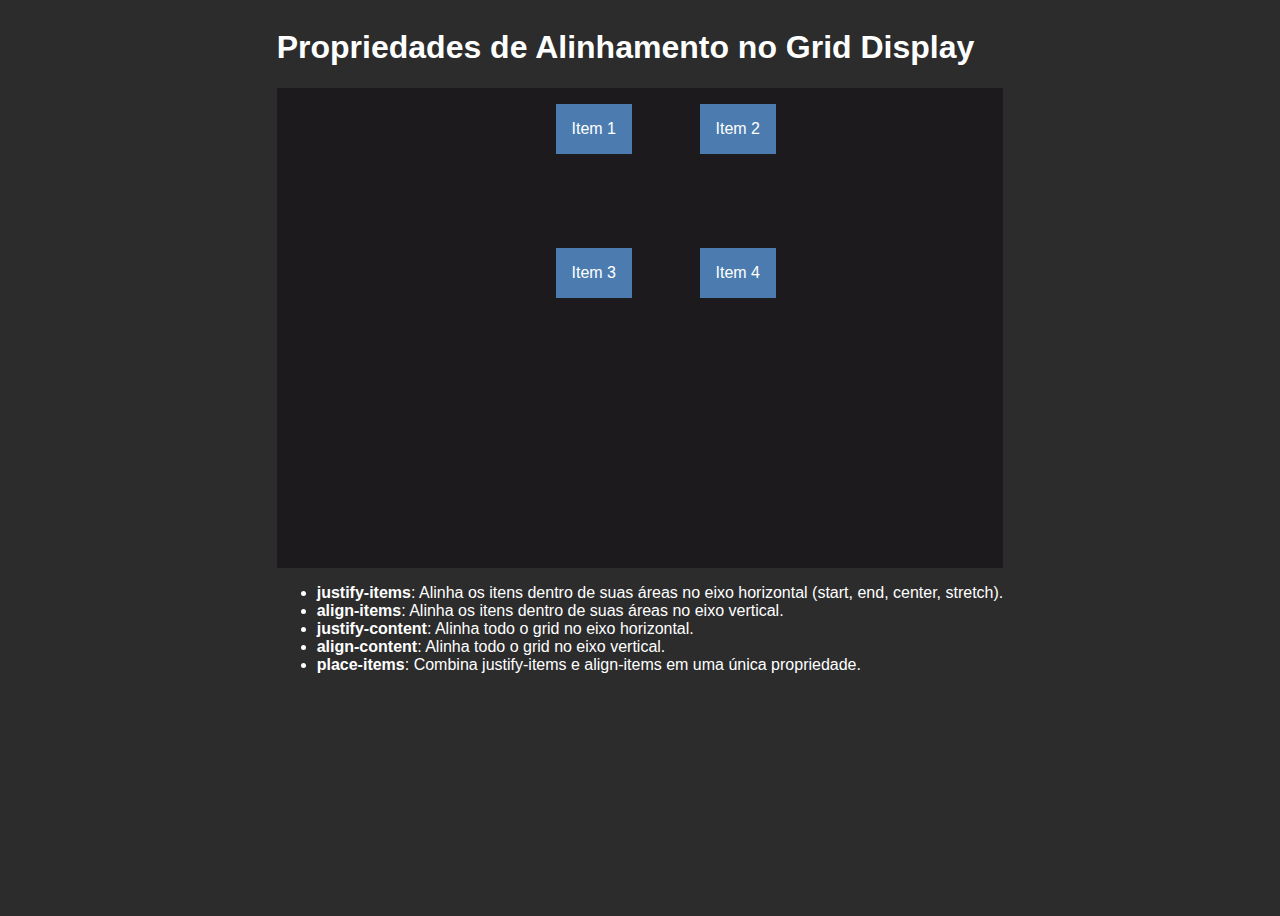
<file: alinhamento-no-grid/index.html>
<!DOCTYPE html>
<html lang="en">

<head>
  <meta charset="UTF-8">
  <meta name="viewport" content="width=device-width, initial-scale=1.0">
  <title>Alinhamneto no Grid</title>
  <link rel="stylesheet" href="style.css">
</head>

<body>
  <h1>Propriedades de Alinhamento no Grid Display</h1>

  <section class="grid-container">
    <div class="grid-item">Item 1</div>
    <div class="grid-item">Item 2</div>
    <div class="grid-item">Item 3</div>
    <div class="grid-item">Item 4</div>
  </section>

  <section>
    <ul>
      <li><strong>justify-items</strong>: Alinha os itens dentro de suas áreas no eixo horizontal (start, end, center,
        stretch).</li>
      <li><strong>align-items</strong>: Alinha os itens dentro de suas áreas no eixo vertical.</li>
      <li><strong>justify-content</strong>: Alinha todo o grid no eixo horizontal.</li>
      <li><strong>align-content</strong>: Alinha todo o grid no eixo vertical.</li>
      <li><strong>place-items</strong>: Combina justify-items e align-items em uma única propriedade.</li>
    </ul>
  </section>
</body>

</html>
</file>
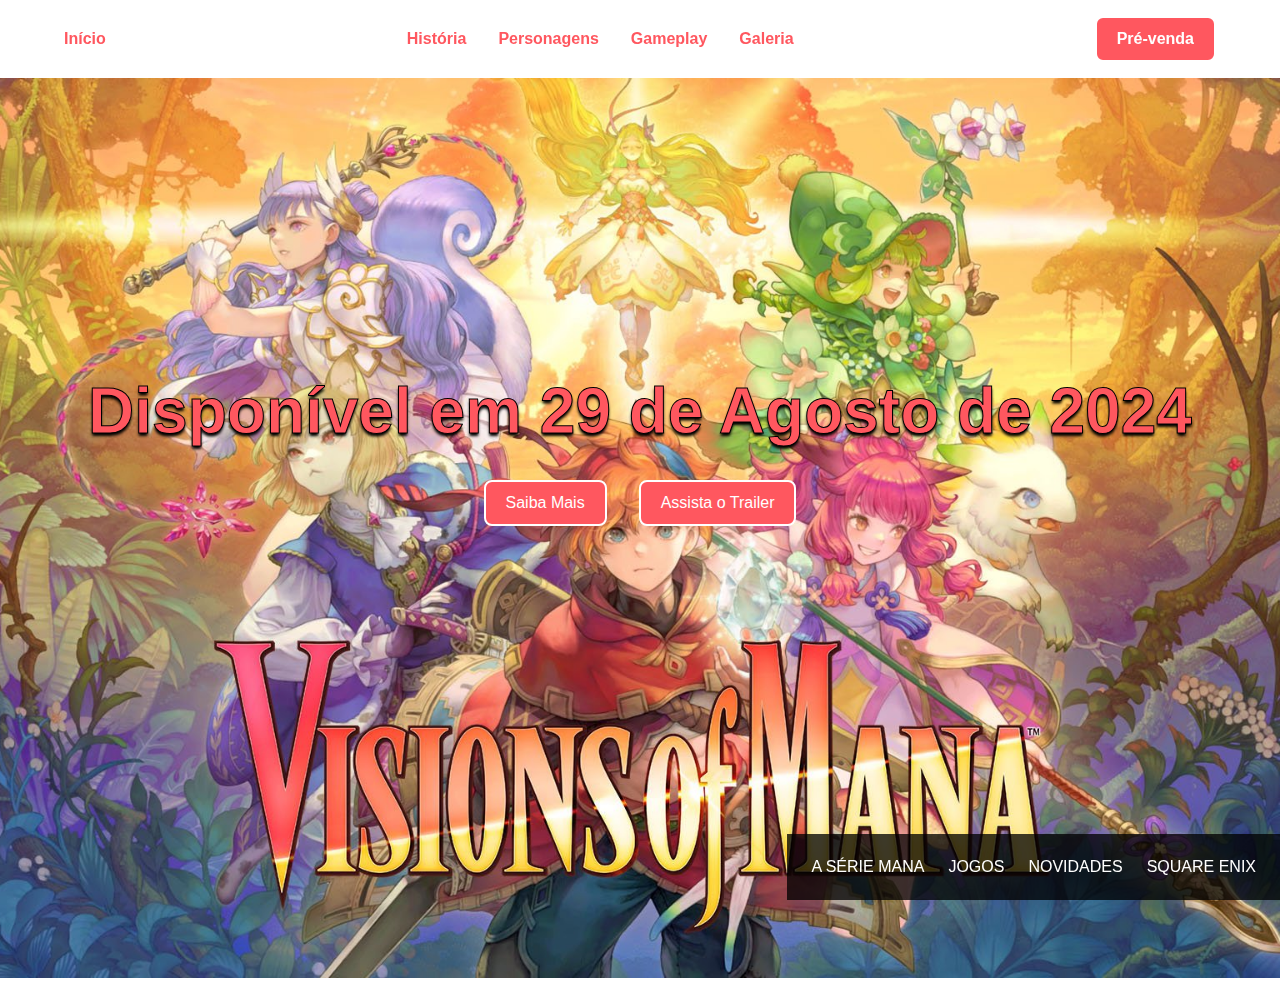
<file: ex1-flexbox/index.html>
<!DOCTYPE html>
<html lang="en">

<head>
  <meta charset="UTF-8">
  <meta name="viewport" content="width=device-width, initial-scale=1.0">
  <title>Visions of Mana</title>
  <link rel="stylesheet" href="style.css">
</head>

<body>
  <header>
    <a href="#">Início</a>
    <nav>
      <a href="#">História</a>
      <a href="#">Personagens</a>
      <a href="#">Gameplay</a>
      <a href="#">Galeria</a>
    </nav>
    <div class="call-to-action">
      <a href="#">Pré-venda</a>
    </div>
  </header>

  <main>
    <h2>Disponível em 29 de Agosto de 2024</h2>
    <div class="call-to-action">
      <a href="#">Saiba Mais</a>
      <a href="https://www.youtube.com/watch?v=9biJipMQ-9Y" target="_blank">Assista o Trailer</a>
    </div>
    </main>

    <img class="bg-img" src="1.jpg" alt="">

  <footer>
    <nav>
      <a href="#">Square Enix</a>
      <a href="#">Novidades</a>
      <a href="#">Jogos</a>
      <a href="#">A Série Mana</a>
    </nav>
  </footer>
</body>

</html>
</file>
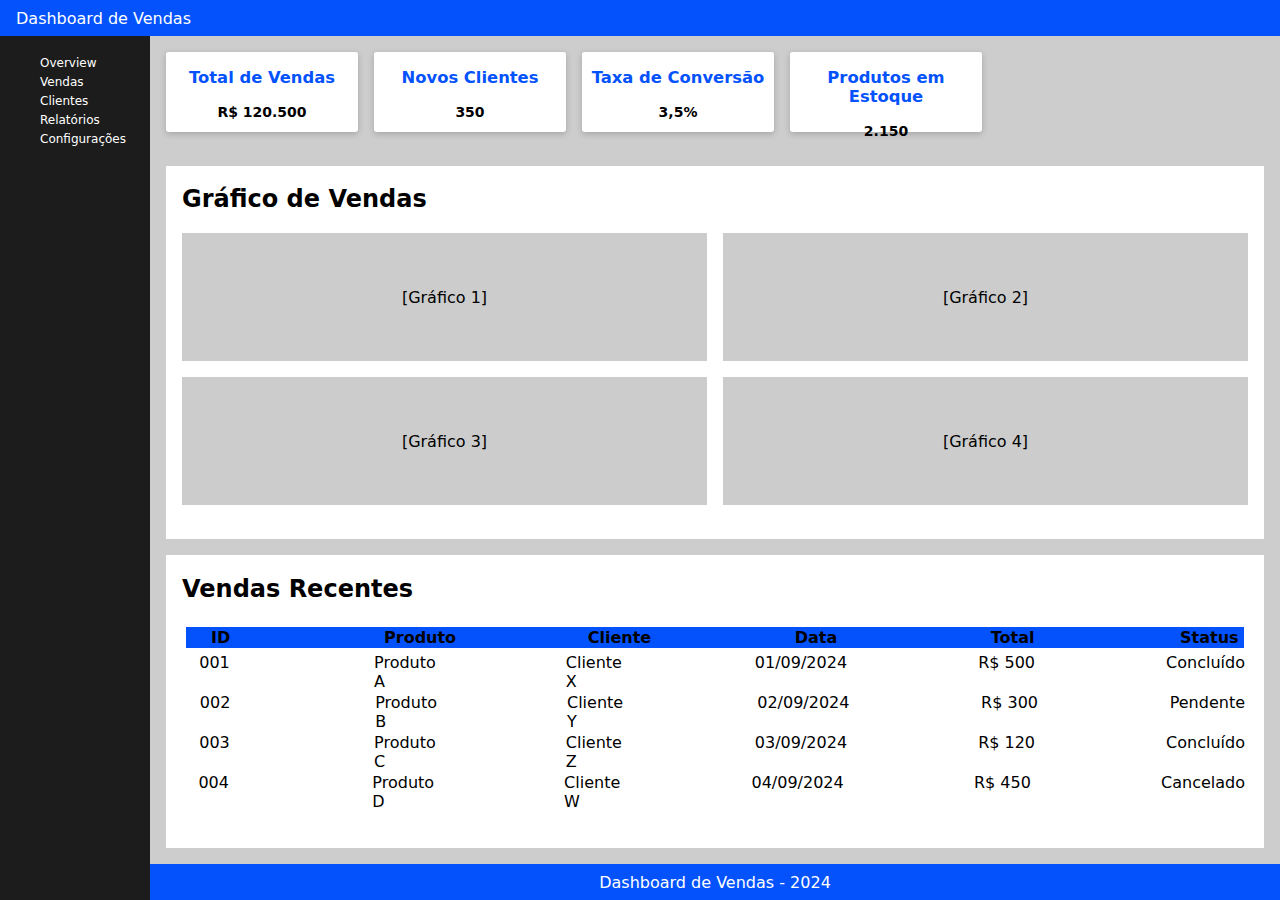
<file: ex4-dashboard/index.html>
<!DOCTYPE html>
<html lang="pt-BR">

<head>
  <meta charset="UTF-8">
  <meta name="viewport" content="width=device-width, initial-scale=1.0">
  <title>Dashboard</title>
  <link rel="stylesheet" href="style.css">
</head>

<body>

  <header>
    Dashboard de Vendas
  </header>

  <nav class="sidebar">
    <ul>
      <li><a href="#">Overview</a></li>
      <li><a href="#">Vendas</a></li>
      <li><a href="#">Clientes</a></li>
      <li><a href="#">Relatórios</a></li>
      <li><a href="#">Configurações</a></li>
    </ul>
  </nav>

  <main class="content">
    <section class="stats-section">
      <div class="card">
        <h3>Total de Vendas</h3>
        <p>R$ 120.500</p>
      </div>
      <div class="card">
        <h3>Novos Clientes</h3>
        <p>350</p>
      </div>
      <div class="card">
        <h3>Taxa de Conversão</h3>
        <p>3,5%</p>
      </div>
      <div class="card">
        <h3>Produtos em Estoque</h3>
        <p>2.150</p>
      </div>
    </section>

    <section class="chart-section">
      <h2>Gráfico de Vendas</h2>
      <div class="charts">
        <div id="chart1" class="chart-placeholder">[Gráfico 1]</div>
        <div id="chart2" class="chart-placeholder">[Gráfico 2]</div>
        <div id="chart3" class="chart-placeholder">[Gráfico 3]</div>
        <div id="chart4" class="chart-placeholder">[Gráfico 4]</div>
      </div>
    </section>

    <section class="table-section">
      <h2>Vendas Recentes</h2>
      <table>
        <thead>
          <tr>
            <th>ID</th>
            <th>Produto</th>
            <th>Cliente</th>
            <th>Data</th>
            <th>Total</th>
            <th>Status</th>
          </tr>
        </thead>
        <tbody>
          <tr>
            <td>001</td>
            <td>Produto A</td>
            <td>Cliente X</td>
            <td>01/09/2024</td>
            <td>R$ 500</td>
            <td>Concluído</td>
          </tr>
          <tr>
            <td>002</td>
            <td>Produto B</td>
            <td>Cliente Y</td>
            <td>02/09/2024</td>
            <td>R$ 300</td>
            <td>Pendente</td>
          </tr>
          <tr>
            <td>003</td>
            <td>Produto C</td>
            <td>Cliente Z</td>
            <td>03/09/2024</td>
            <td>R$ 120</td>
            <td>Concluído</td>
          </tr>
          <tr>
            <td>004</td>
            <td>Produto D</td>
            <td>Cliente W</td>
            <td>04/09/2024</td>
            <td>R$ 450</td>
            <td>Cancelado</td>
          </tr>
        </tbody>
      </table>
    </section>
  </main>

  <footer>
    <p>Dashboard de Vendas - 2024</p>
  </footer>

</body>

</html>
</file>
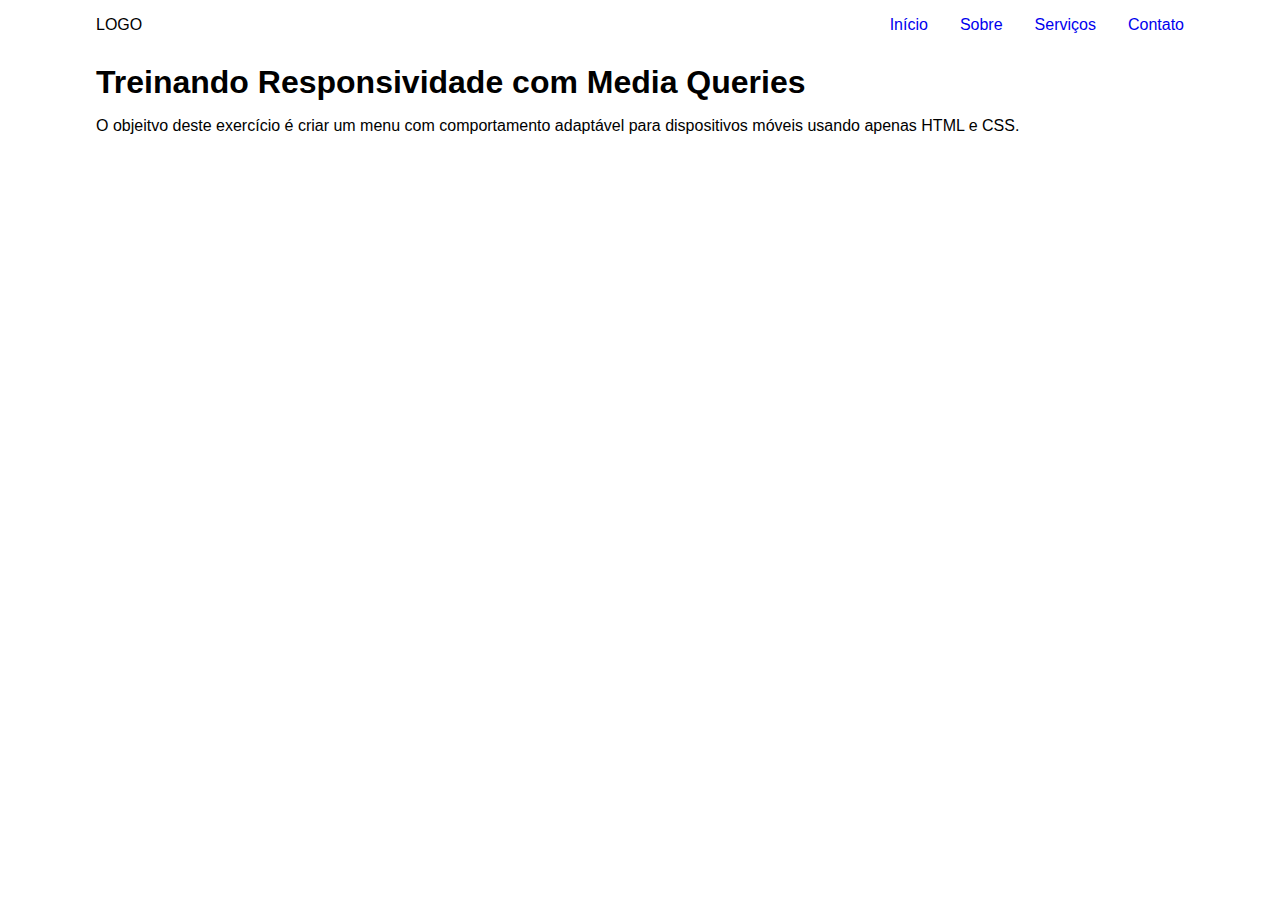
<file: ex5-menu-dispositivos-moveis/index.html>
<!DOCTYPE html>
<html lang="pt-BR">

<head>
  <meta charset="UTF-8">
  <meta name="viewport" content="width=device-width, initial-scale=1.0">
  <title>Menu Responsivo</title>
  <link rel="stylesheet" href="style.css">
</head>

<body>
  <header>
    <nav class="navbar">
      <div class="logo">LOGO</div>
      <ul class="menu">
        <li><a href="#">Início</a></li>
        <li><a href="#">Sobre</a></li>
        <li><a href="#">Serviços</a></li>
        <li><a href="#">Contato</a></li>
      </ul>
    </nav>
  </header>

  <main>
    <section>
      <h1>Treinando Responsividade com Media Queries</h1>
      <p>
        O objeitvo deste exercício é criar um menu com comportamento adaptável para dispositivos
        móveis usando apenas HTML e CSS.
      </p>
    </section>
  </main>
</body>

</html>
</file>
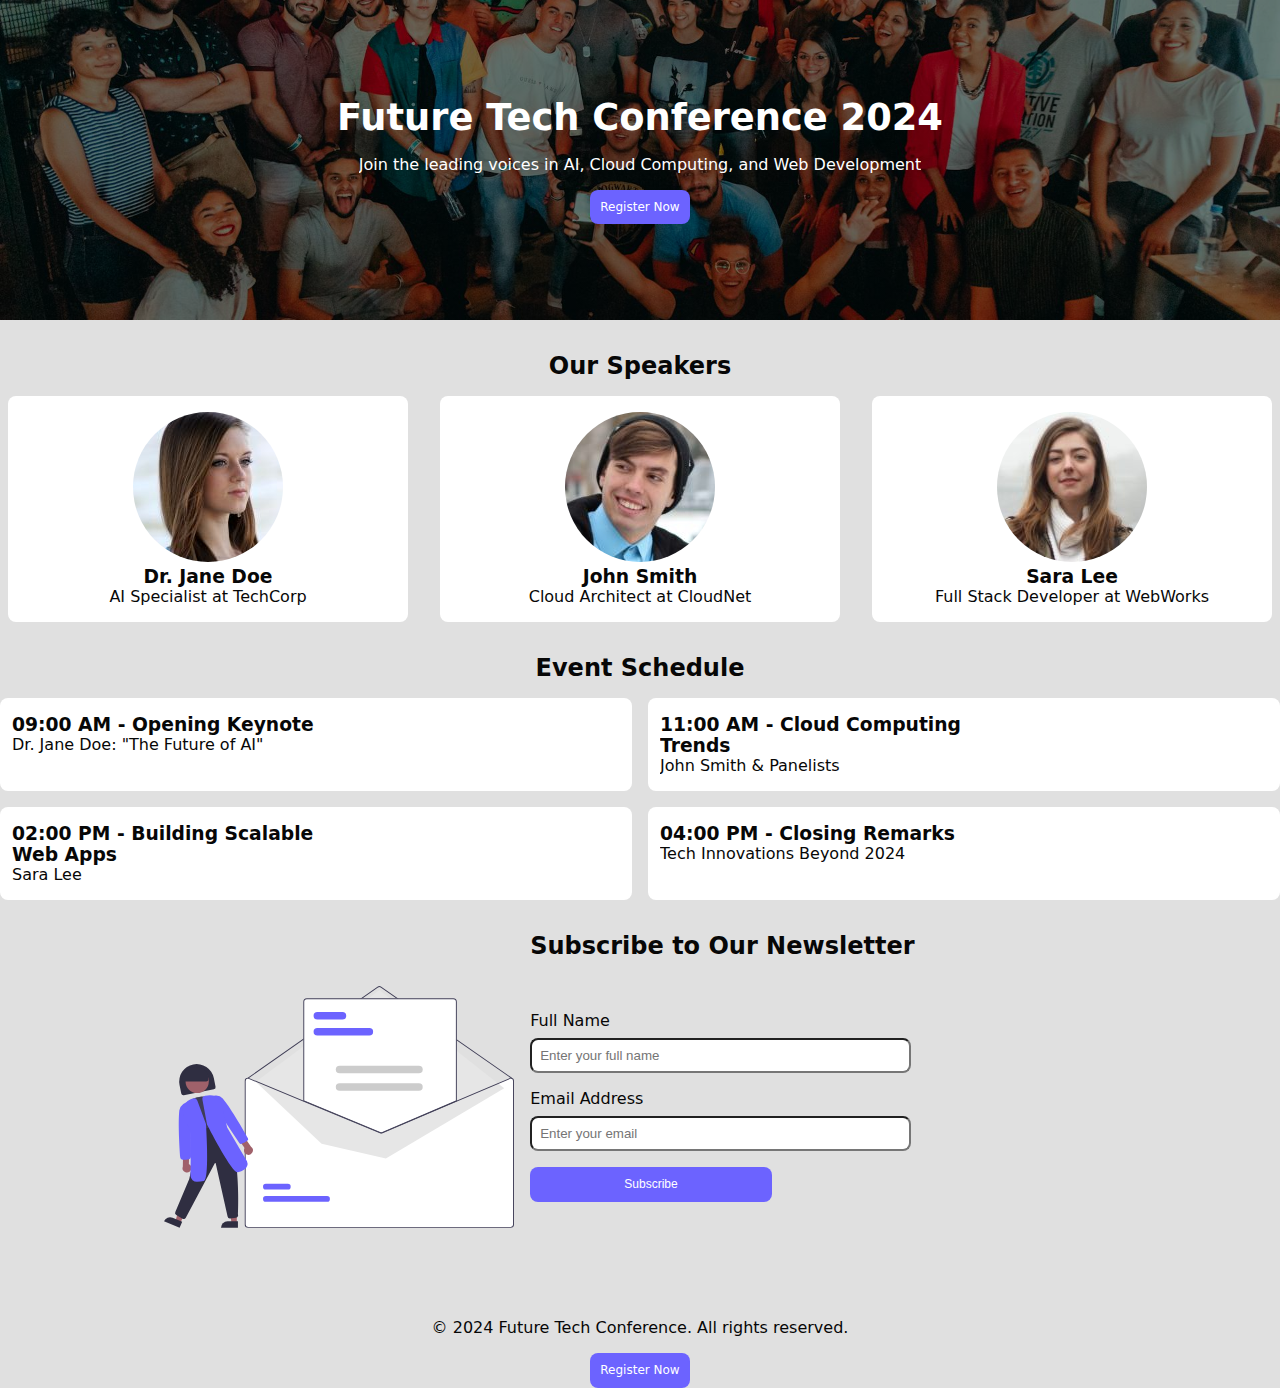
<file: ex6-website-responsivo/index.html>
<!DOCTYPE html>
<html lang="en">

<head>
  <meta charset="UTF-8">
  <meta name="viewport" content="width=device-width, initial-scale=1.0">
  <title>Future Tech Conference 2024</title>
  <link rel="stylesheet" href="style.css">
</head>

<body>
  <!-- Hero Section -->
  <section class="hero">
    <div class="hero-content">
      <h1>Future Tech Conference 2024</h1>
      <p>Join the leading voices in AI, Cloud Computing, and Web Development</p>
      <a href="#register" class="btn">Register Now</a>
    </div>
  </section>

  <!-- Speakers Section -->
  <section class="speakers">
    <h2>Our Speakers</h2>
    <div class="speakers-grid">
      <div class="speaker-card">
        <img src="images/speaker-1.jpg" alt="Speaker 1">
        <h3>Dr. Jane Doe</h3>
        <p>AI Specialist at TechCorp</p>
      </div>
      <div class="speaker-card">
        <img src="images/speaker-2.jpg" alt="Speaker 2">
        <h3>John Smith</h3>
        <p>Cloud Architect at CloudNet</p>
      </div>
      <div class="speaker-card">
        <img src="images/speaker-3.jpg" alt="Speaker 3">
        <h3>Sara Lee</h3>
        <p>Full Stack Developer at WebWorks</p>
      </div>
    </div>
  </section>

  <!-- Schedule Section -->
  <section class="schedule">
    <h2>Event Schedule</h2>
    <div class="schedule-grid">
      <div class="schedule-item">
        <h3>09:00 AM - Opening Keynote</h3>
        <p>Dr. Jane Doe: "The Future of AI"</p>
      </div>
      <div class="schedule-item">
        <h3>11:00 AM - Cloud Computing Trends</h3>
        <p>John Smith & Panelists</p>
      </div>
      <div class="schedule-item">
        <h3>02:00 PM - Building Scalable Web Apps</h3>
        <p>Sara Lee</p>
      </div>
      <div class="schedule-item">
        <h3>04:00 PM - Closing Remarks</h3>
        <p>Tech Innovations Beyond 2024</p>
      </div>
    </div>
  </section>

  <!-- Newsletter Subscription Section -->
  <section class="newsletter">
    <div class="newsletter-grid">
      <div class="newsletter-image">
        <img src="images/undraw_subscribe_vspl.svg" alt="Newsletter illustration">
      </div>
      <div class="newsletter-text">
        <h2>Subscribe to Our Newsletter</h2>
        <p>Stay updated with the latest event news, speaker announcements, and more!</p>
        <form action="#" method="post" class="newsletter-form">
          <div class="form-group">
            <label for="name">Full Name</label>
            <input type="text" id="name" name="name" placeholder="Enter your full name" required>
          </div>
          <div class="form-group">
            <label for="email">Email Address</label>
            <input type="email" id="email" name="email" placeholder="Enter your email" required>
          </div>
          <button type="submit" class="btn">Subscribe</button>
        </form>
      </div>
    </div>
  </section>

  <!-- Footer and Call to Action -->
  <footer class="footer">
    <p>&copy; 2024 Future Tech Conference. All rights reserved.</p>
    <a href="#register" class="btn">Register Now</a>
  </footer>
</body>

</html>
</file>
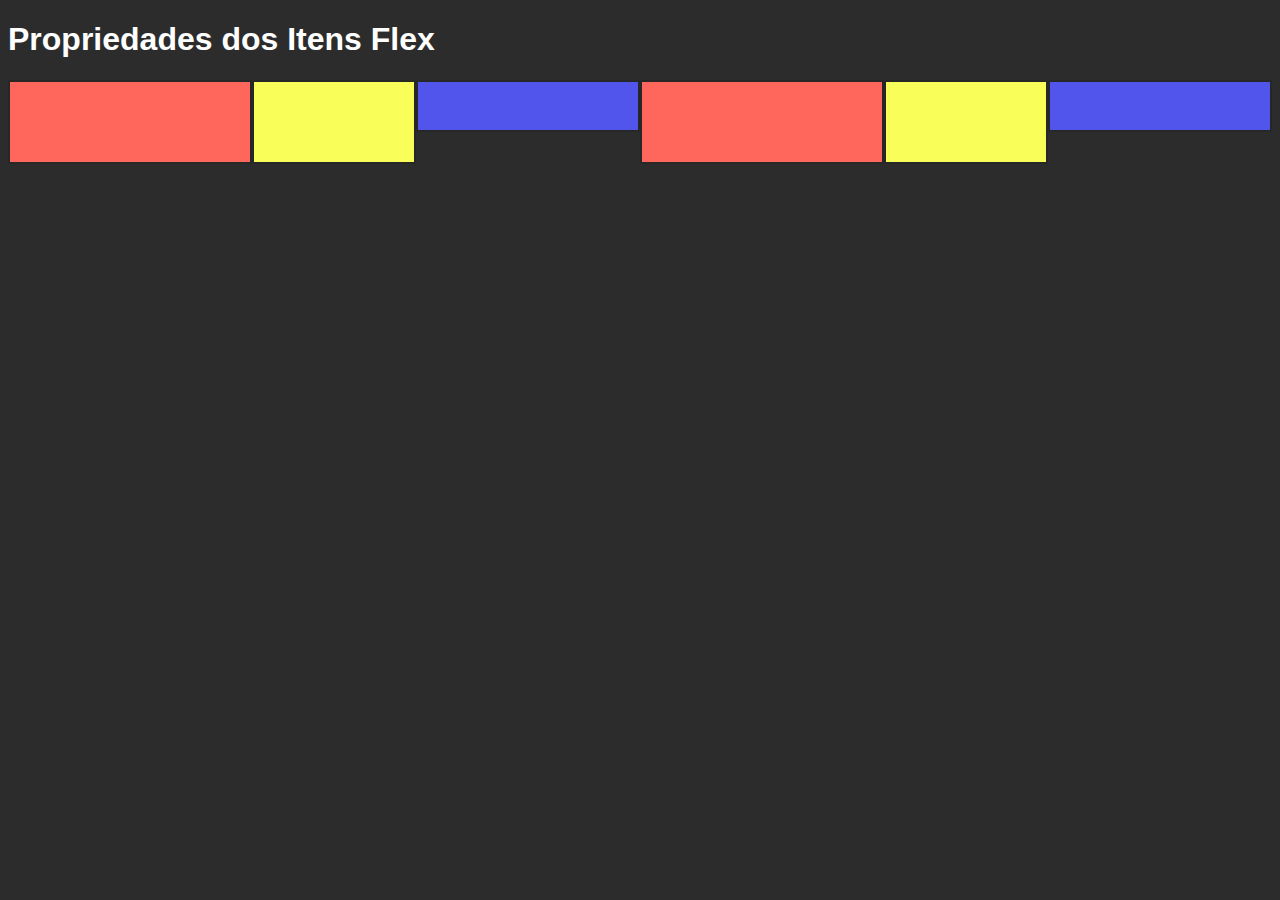
<file: flex-items/index.html>
<!DOCTYPE html>
<html lang="en">

<head>
  <meta charset="UTF-8">
  <meta name="viewport" content="width=device-width, initial-scale=1.0">
  <title>Propriedades dos Itens Flex</title>
  <link rel="stylesheet" href="style.css">
</head>

<body>
  <main>
    <h1>Propriedades dos Itens Flex</h1>

    <div class="flex-container">
      <div class="box red flex-item"></div>
      <div class="box yellow flex-item"></div>
      <div class="box blue flex-item"></div>
      <div class="box red flex-item"></div>
      <div class="box yellow flex-item"></div>
      <div class="box blue flex-item"></div>
    </div>
  </main>
</body>

</html>
</file>
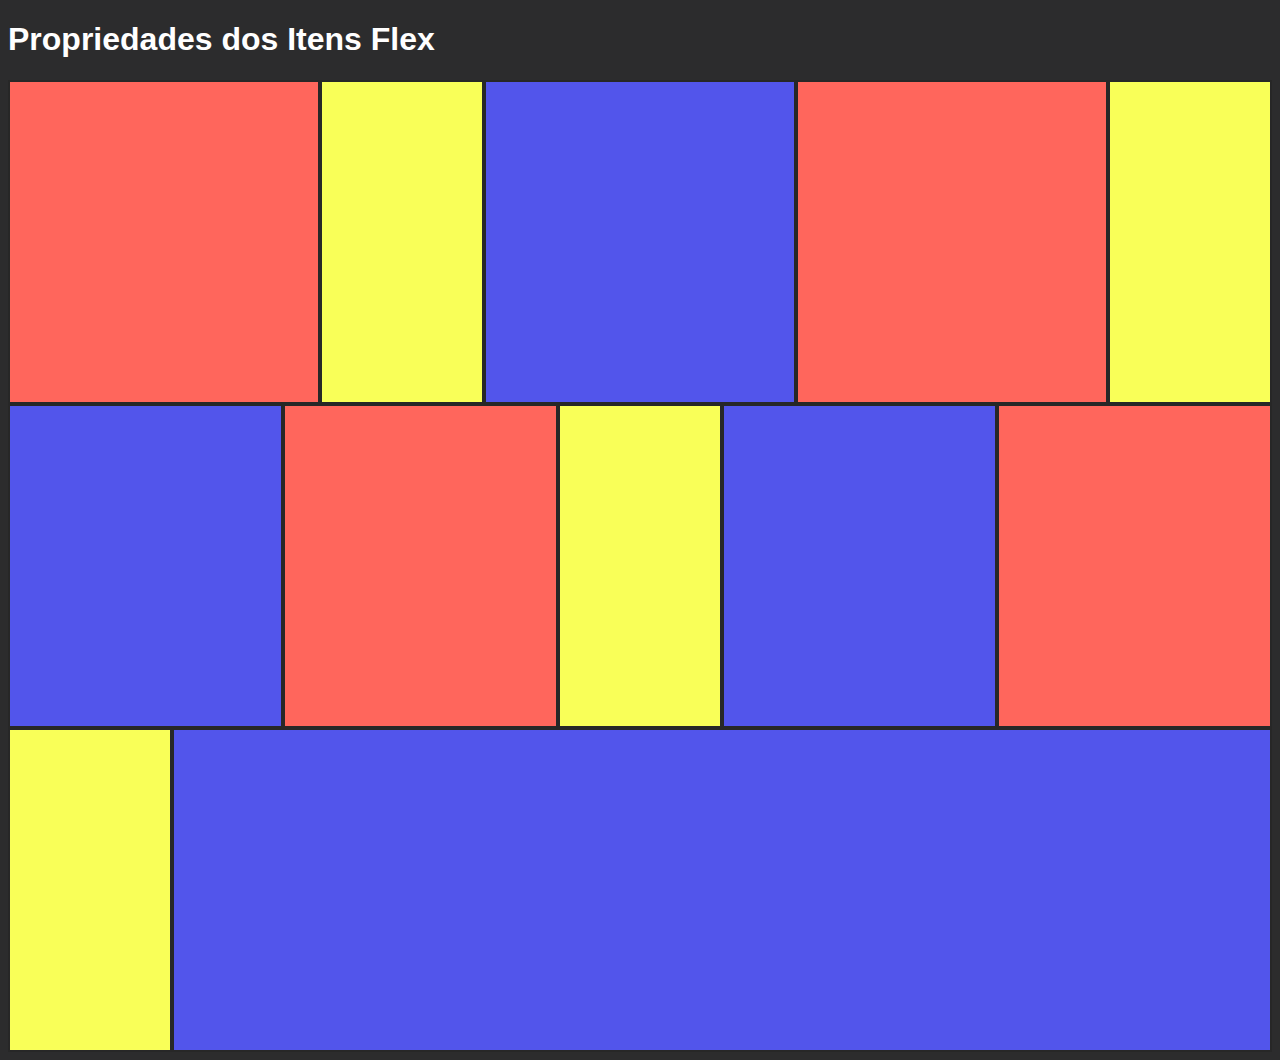
<file: flex-wrap/index.html>
<!DOCTYPE html>
<html lang="en">

<head>
  <meta charset="UTF-8">
  <meta name="viewport" content="width=device-width, initial-scale=1.0">
  <title>Propriedades dos Itens Flex</title>
  <link rel="stylesheet" href="style.css">
</head>

<body>
  <main>
    <h1>Propriedades dos Itens Flex</h1>

    <div class="flex-container">
      <div class="box red flex-item"></div>
      <div class="box yellow flex-item"></div>
      <div class="box blue flex-item"></div>
      <div class="box red flex-item"></div>
      <div class="box yellow flex-item"></div>
      <div class="box blue flex-item"></div>
      <div class="box red flex-item"></div>
      <div class="box yellow flex-item"></div>
      <div class="box blue flex-item"></div>
      <div class="box red flex-item"></div>
      <div class="box yellow flex-item"></div>
      <div class="box blue flex-item"></div>
    </div>
  </main>
</body>

</html>
</file>
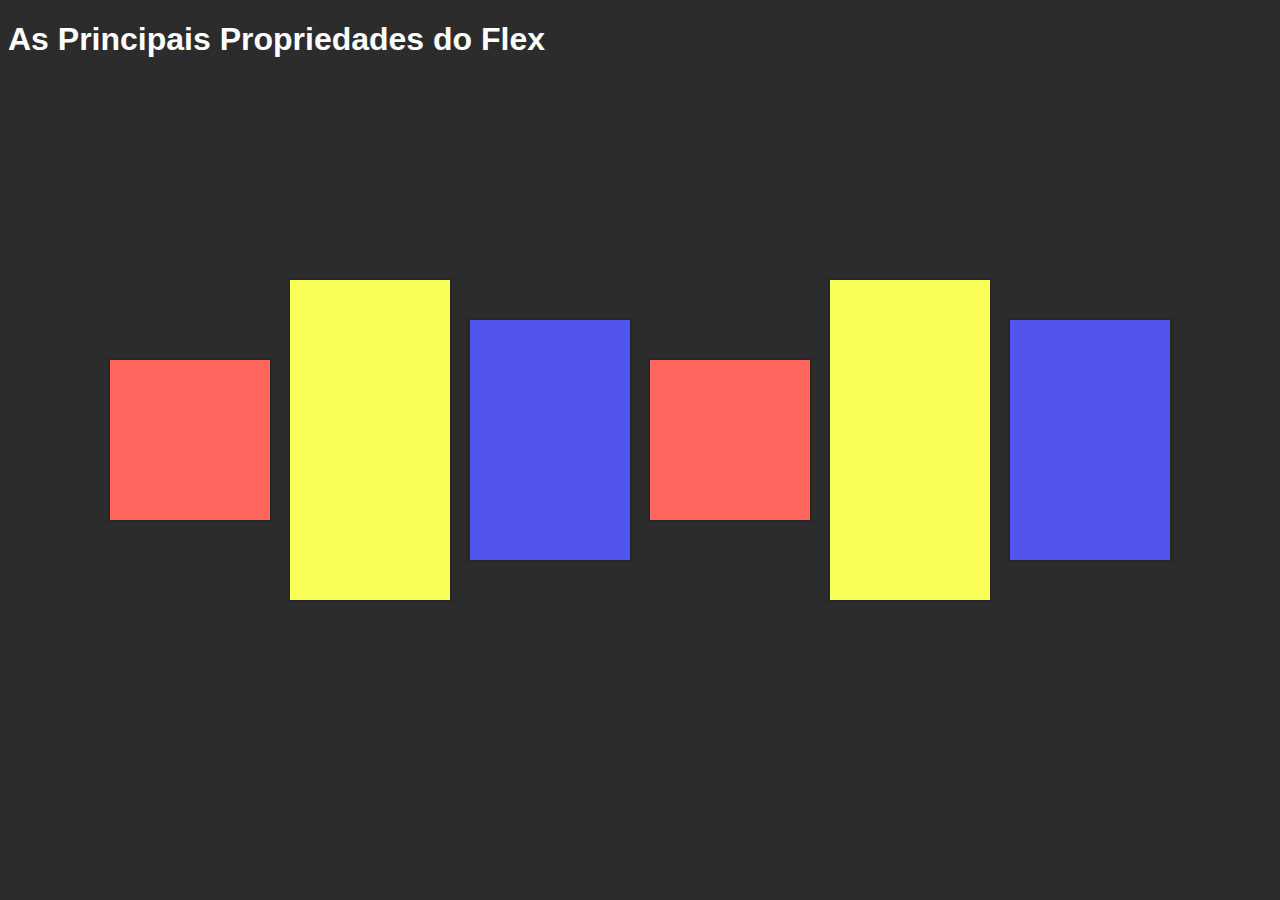
<file: flexbox/index.html>
<!DOCTYPE html>
<html lang="en">
<head>
  <meta charset="UTF-8">
  <meta name="viewport" content="width=device-width, initial-scale=1.0">
  <title>As Principais Propriedades do Flex</title>
  <link rel="stylesheet" href="style.css">
</head>
<body>
  <main>
    <h1>As Principais Propriedades do Flex</h1>

    <div class="flex-container">
      <div class="box red flex-item"></div>
      <div class="box yellow flex-item"></div>
      <div class="box blue flex-item"></div>
      <div class="box red flex-item"></div>
      <div class="box yellow flex-item"></div>
      <div class="box blue flex-item"></div>
    </div>
  </main>
</body>
</html>
</file>
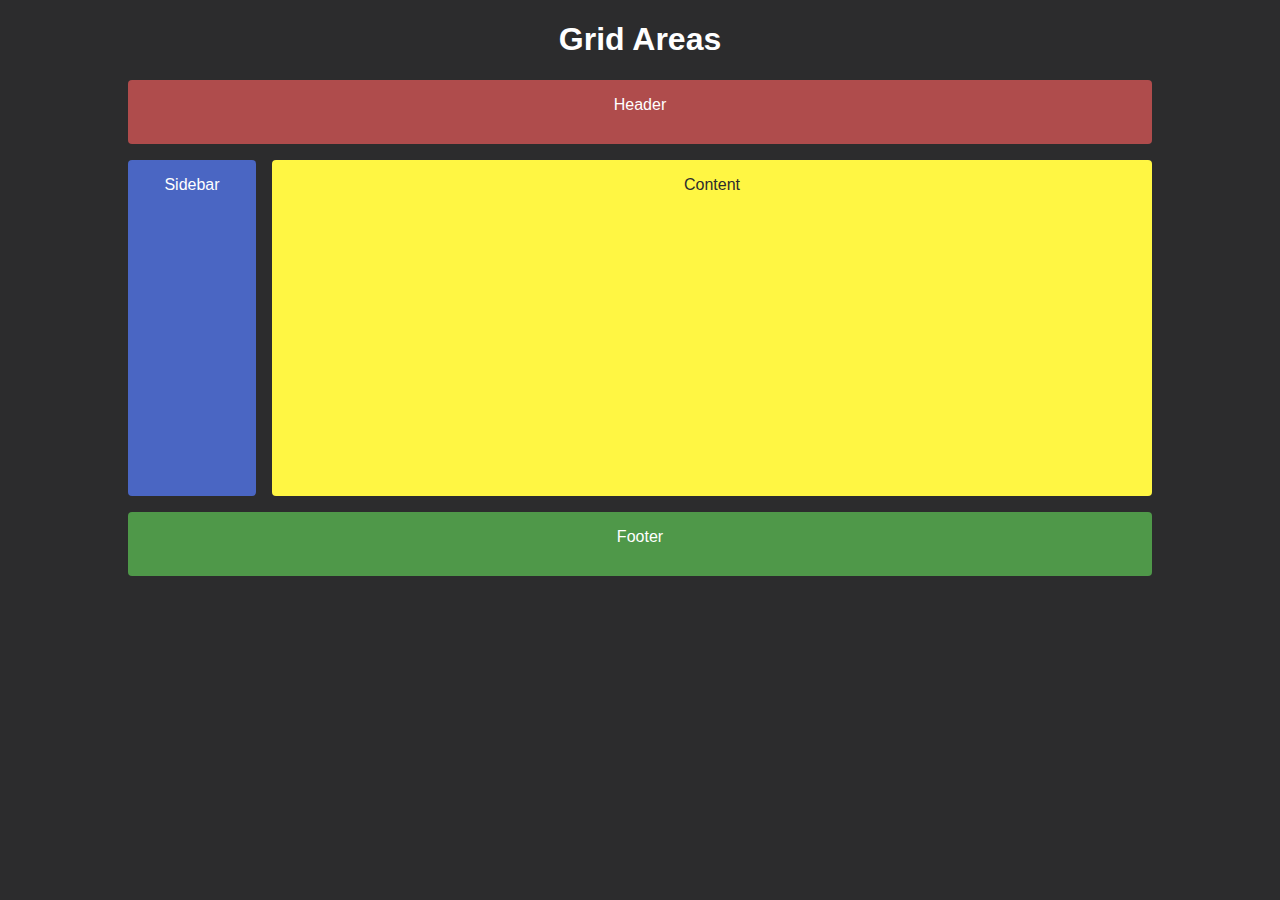
<file: grid-area/index.html>
<!DOCTYPE html>
<html lang="en">

<head>
  <meta charset="UTF-8">
  <meta name="viewport" content="width=device-width, initial-scale=1.0">
  <title>Grid Areas</title>
  <link rel="stylesheet" href="style.css">
</head>

<body>
  <h1>Grid Areas</h1>

  <section class="grid-container">
    <div class="item header">Header</div>
    <div class="item sidebar">Sidebar</div>
    <div class="item content">Content</div>
    <div class="item footer">Footer</div>
  </section>
</body>

</html>
</file>
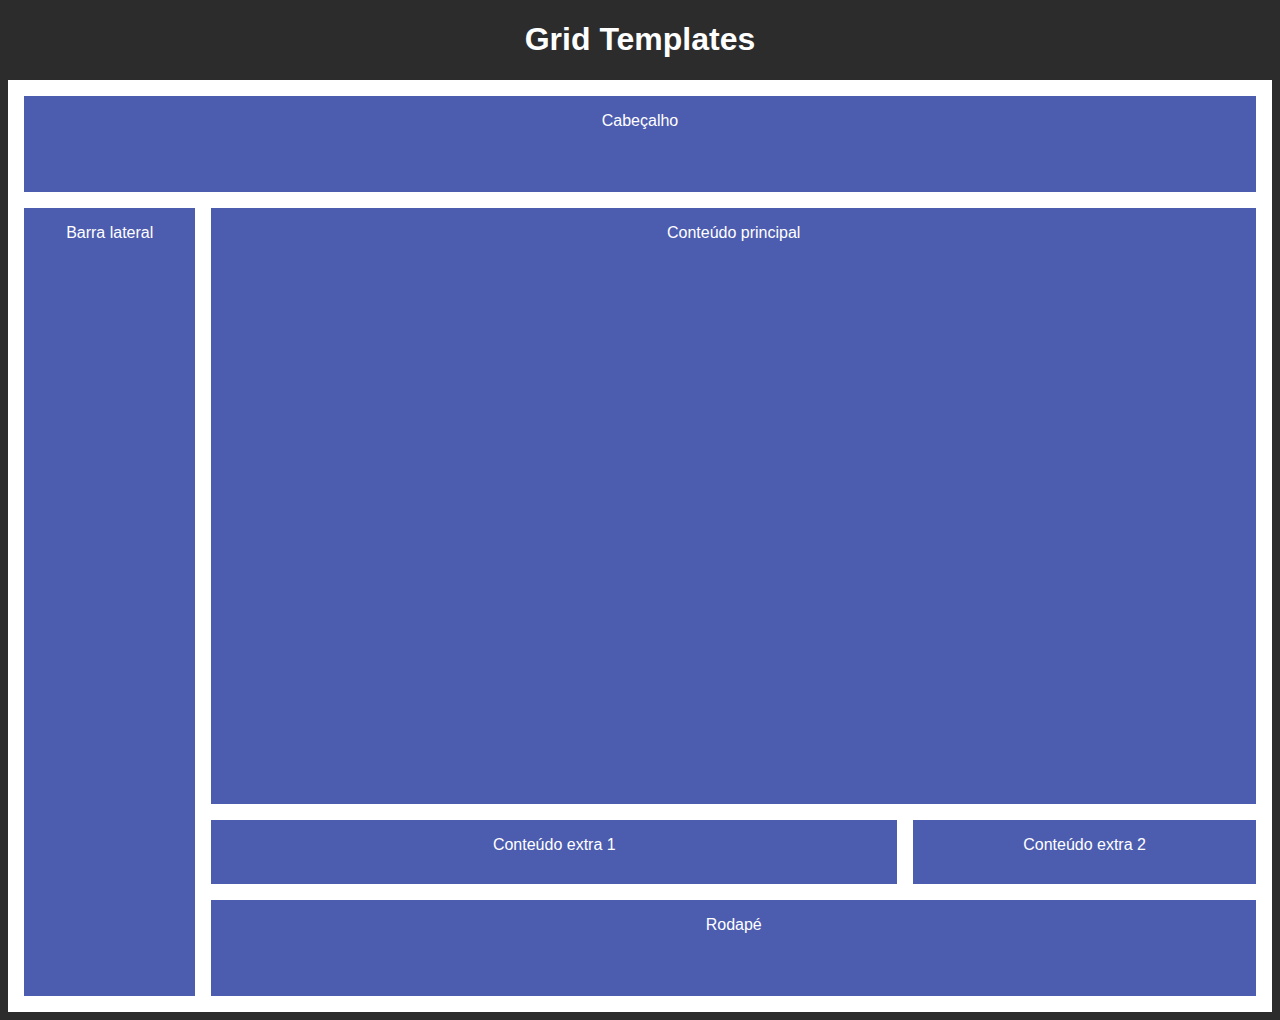
<file: grid-template/index.html>
<!DOCTYPE html>
<html lang="en">

<head>
  <meta charset="UTF-8">
  <meta name="viewport" content="width=device-width, initial-scale=1.0">
  <title>Grid Templates</title>
  <link rel="stylesheet" href="style.css">
</head>

<body>
  <h1>Grid Templates</h1>

  <div class="grid-container">
    <div class="grid-item header">Cabeçalho</div>
    <div class="grid-item sidebar">Barra lateral</div>
    <div class="grid-item main">Conteúdo principal</div>
    <div class="grid-item extra">Conteúdo extra 1</div>
    <div class="grid-item extra">Conteúdo extra 2</div>
    <div class="grid-item footer">Rodapé</div>
  </div>
</body>

</html>
</file>
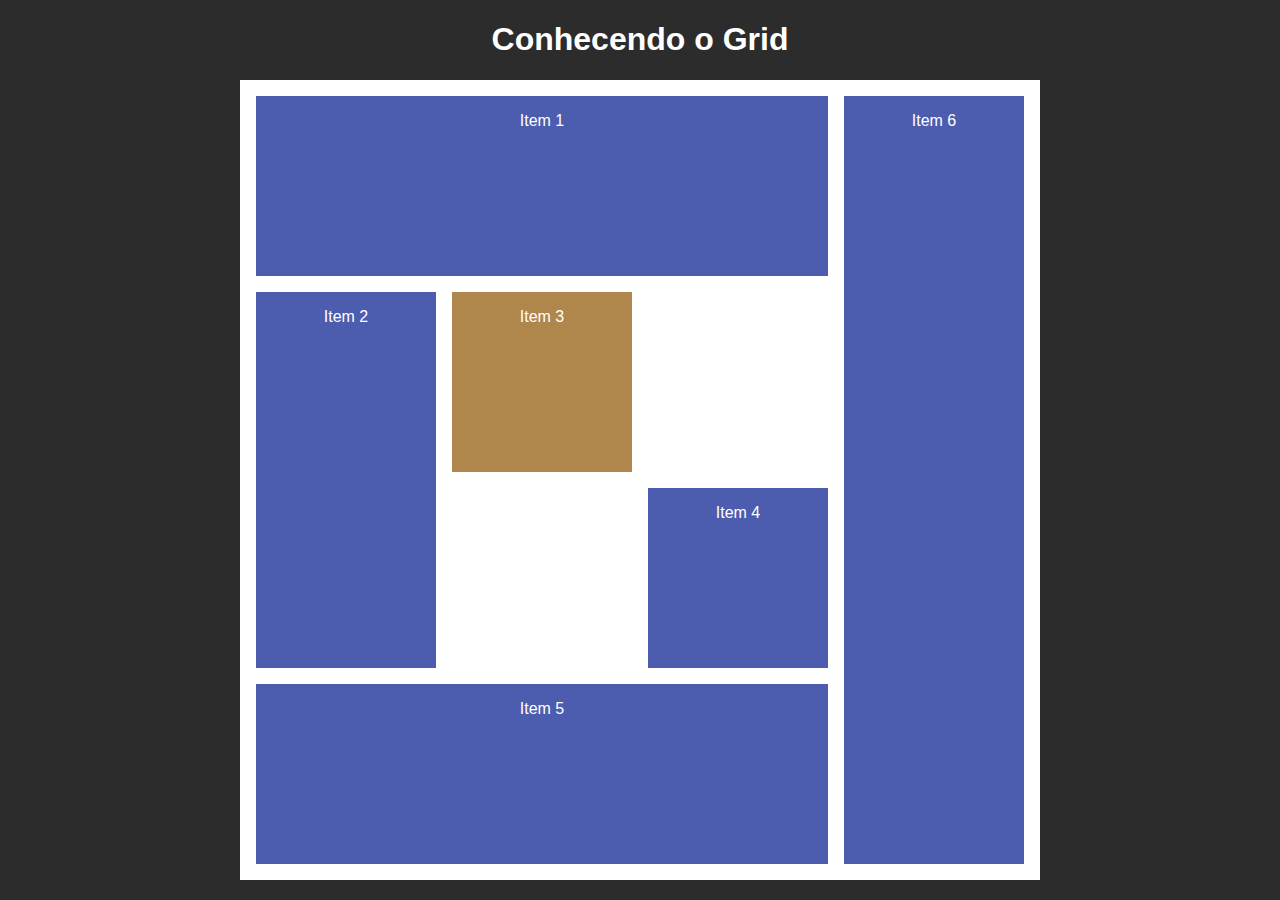
<file: grid/index.html>
<!DOCTYPE html>
<html lang="en">

<head>
  <meta charset="UTF-8">
  <meta name="viewport" content="width=device-width, initial-scale=1.0">
  <title>Conhecendo o Grid</title>
  <link rel="stylesheet" href="style.css">
</head>

<body>
  <h1>Conhecendo o Grid</h1>

  <div class="grid-container">
    <div class="item item1">Item 1</div>
    <div class="item item2">Item 2</div>
    <div class="item item3">Item 3</div>
    <div class="item item4">Item 4</div>
    <div class="item item5">Item 5</div>
    <div class="item item6">Item 6</div>
  </div>
</body>

</html>
</file>
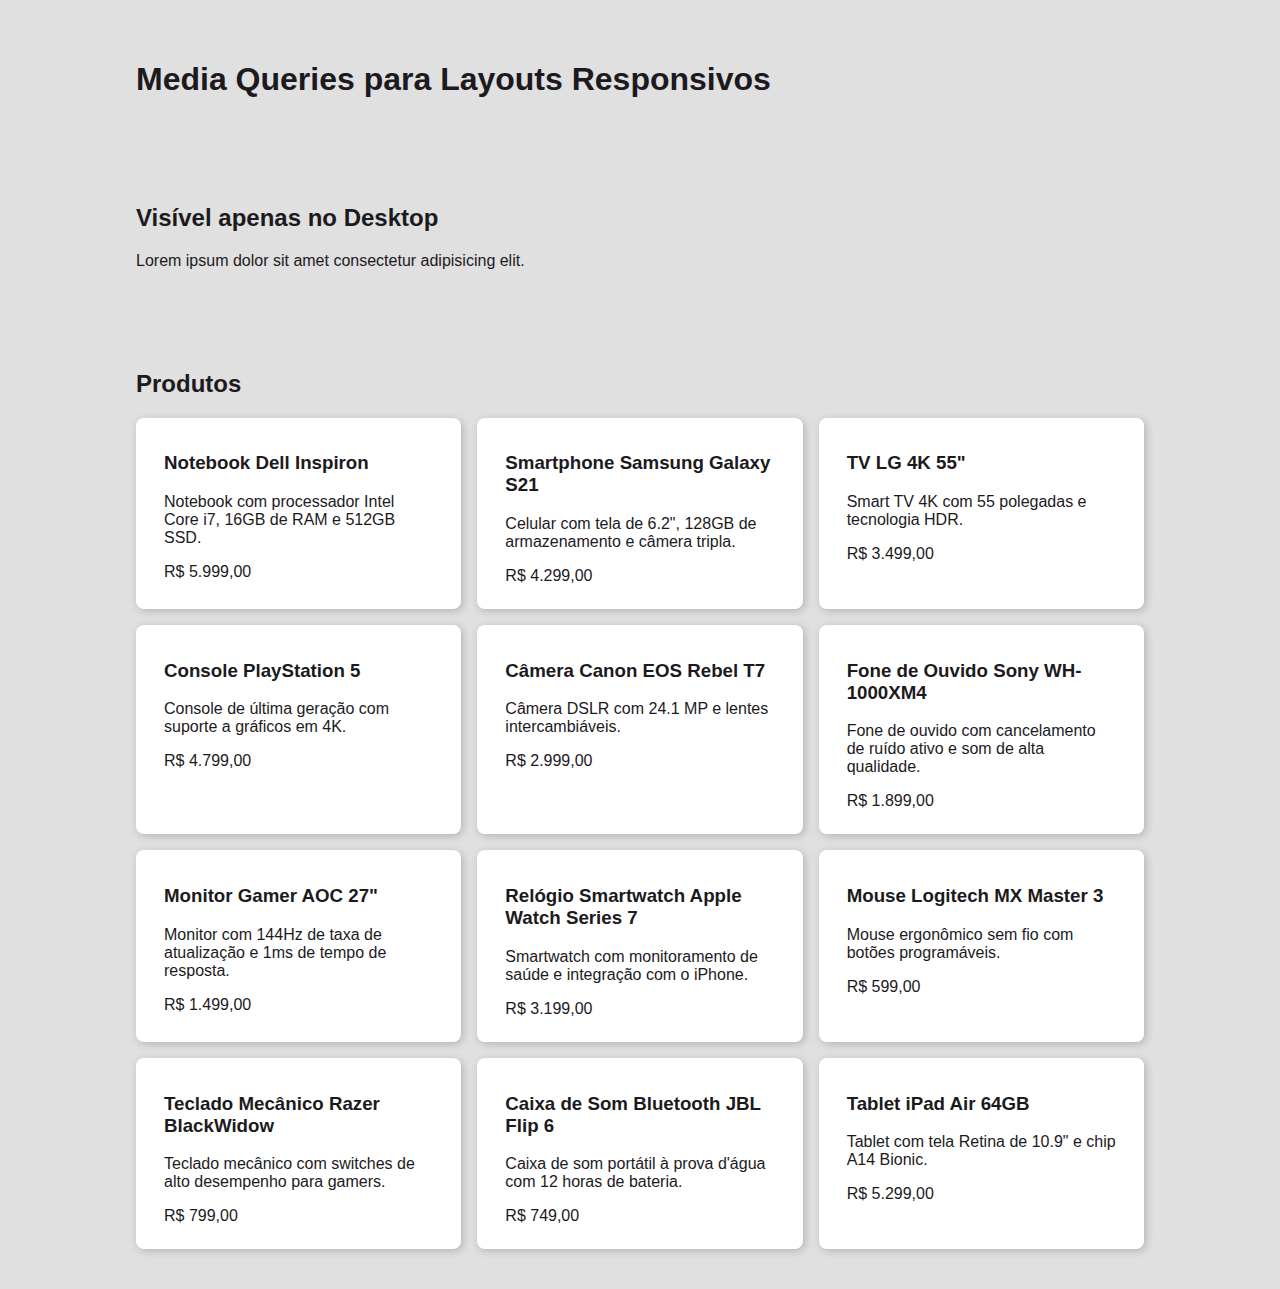
<file: media-queries/index.html>
<!DOCTYPE html>
<html lang="en">

<head>
  <meta charset="UTF-8">
  <meta name="viewport" content="width=device-width, initial-scale=1.0">
  <title>Media Queries para Layouts Responsivos</title>
  <link rel="stylesheet" href="style.css">
</head>

<body>
  <header>
    <h1>Media Queries para Layouts Responsivos</h1>
  </header>

  <section class="desktop-only">
    <h2>Visível apenas no Desktop</h2>
    <p>Lorem ipsum dolor sit amet consectetur adipisicing elit.</p>
  </section>

  <section class="mobile-only">
    <h2>Visível apenas no Mobile</h2>
    <p>Tenetur beatae amet deleniti odio illo molestiae magnam alias ducimus fugiat!</p>
  </section>

  <section>
    <h2>Produtos</h2>

    <div class="products">

      <div class="product">
        <h3>Notebook Dell Inspiron</h3>
        <p>Notebook com processador Intel Core i7, 16GB de RAM e 512GB SSD.</p>
        <div>R$ 5.999,00</div>
      </div>

      <div class="product">
        <h3>Smartphone Samsung Galaxy S21</h3>
        <p>Celular com tela de 6.2", 128GB de armazenamento e câmera tripla.</p>
        <div>R$ 4.299,00</div>
      </div>

      <div class="product">
        <h3>TV LG 4K 55"</h3>
        <p>Smart TV 4K com 55 polegadas e tecnologia HDR.</p>
        <div>R$ 3.499,00</div>
      </div>

      <div class="product">
        <h3>Console PlayStation 5</h3>
        <p>Console de última geração com suporte a gráficos em 4K.</p>
        <div>R$ 4.799,00</div>
      </div>

      <div class="product">
        <h3>Câmera Canon EOS Rebel T7</h3>
        <p>Câmera DSLR com 24.1 MP e lentes intercambiáveis.</p>
        <div>R$ 2.999,00</div>
      </div>

      <div class="product">
        <h3>Fone de Ouvido Sony WH-1000XM4</h3>
        <p>Fone de ouvido com cancelamento de ruído ativo e som de alta qualidade.</p>
        <div>R$ 1.899,00</div>
      </div>

      <div class="product">
        <h3>Monitor Gamer AOC 27"</h3>
        <p>Monitor com 144Hz de taxa de atualização e 1ms de tempo de resposta.</p>
        <div>R$ 1.499,00</div>
      </div>

      <div class="product">
        <h3>Relógio Smartwatch Apple Watch Series 7</h3>
        <p>Smartwatch com monitoramento de saúde e integração com o iPhone.</p>
        <div>R$ 3.199,00</div>
      </div>

      <div class="product">
        <h3>Mouse Logitech MX Master 3</h3>
        <p>Mouse ergonômico sem fio com botões programáveis.</p>
        <div>R$ 599,00</div>
      </div>

      <div class="product">
        <h3>Teclado Mecânico Razer BlackWidow</h3>
        <p>Teclado mecânico com switches de alto desempenho para gamers.</p>
        <div>R$ 799,00</div>
      </div>

      <div class="product">
        <h3>Caixa de Som Bluetooth JBL Flip 6</h3>
        <p>Caixa de som portátil à prova d'água com 12 horas de bateria.</p>
        <div>R$ 749,00</div>
      </div>

      <div class="product">
        <h3>Tablet iPad Air 64GB</h3>
        <p>Tablet com tela Retina de 10.9" e chip A14 Bionic.</p>
        <div>R$ 5.299,00</div>
      </div>

    </div>
  </section>

</body>

</html>
</file>
<file: alinhamento-no-grid/style.css>
body {
    background-color: #2c2c2d;
    color: #fff;
    font-family: Arial, sans-serif;
  
    display: grid;
    place-content: start center;
    min-height: 100vh;
  }
  
  .grid-container {
    background-color: #1c1a1d;
    padding: 1rem;
    height: 28rem;
  
    display: grid;
    gap: 1rem;
    grid-template-columns: 8rem 8rem;
    grid-template-rows: 8rem 8rem;
  
    align-content: start;
    align-items: start;
    justify-content: center;
    justify-items: end;
  }
  
  .grid-item {
    background-color: #4c7caf;
    padding: 1rem;
  }
</file>
<file: ex1-flexbox/style.css>
* {
    box-sizing: border-box;
    margin: 0;
    padding: 0;
}

:root {
    --color-white: #fff;
    --color-black: #000;
    --color-primary: #ff575f;
    --color-secundary: #396a4d;
    font-family: Arial, Helvetica, sans-serif;
}

header {
    background-color: #ffffffaf;
    display: flex;
    justify-content: space-between;
    align-items: center;
    padding: 1rem 4rem;
    position: sticky;
    top: 0;
    z-index: 10;
}

header > nav {
    display: flex;
    align-items: center;
    justify-content: center;
    gap: 2rem;
}

header > nav a:hover {
    text-decoration: underline;
}

header a {
    text-decoration: none;
    font-weight: 700;
    color: var(--color-primary);
}

.bg-img {
    width: 100%;
    min-height: 100vh;
    object-fit: cover;
}

main {
    display: flex;
    flex-direction: column;
    justify-content: center;
    align-items: center;
    text-align: center;
    min-height: 100vh;
    min-width: 100%;
    position: absolute;
    top: 0
}

main > h2 {
    color: var(--color-primary);
    font-size: 4rem;
    text-shadow: 0 3px 3px var(--color-black);
    -webkit-text-stroke: 1px var(--color-black);
    margin-bottom: 2rem;
}

.call-to-action {
    display: flex;
    gap: 2rem;
}

.call-to-action > a {
    background-color: var(--color-primary);
    border: 2px solid var(--color-white);
    border-radius: .5rem;
    color: var(--color-white);
    padding: .75rem 1.25rem;
    text-decoration: none;
}

.call-to-action > a:hover {
    background-color: var(--color-secundary);
}

footer {
    background-color: #000000c2;
    padding: 1.5rem;
    position: fixed;
    right: 0;
    bottom: 0;
}

footer > nav {
    display: flex;
    flex-direction: row-reverse;
    gap: 1.5rem;
}

footer a {
    color: var(--color-white);
    text-decoration: none;
    text-transform: uppercase;
}

footer a:hover {
    text-decoration: underline;
}
</file>
<file: ex4-dashboard/style.css>
body {
    padding: 0;
    margin: 0;
    height: 100vh;
    font-family: system-ui, -apple-system, BlinkMacSystemFont, 'Segoe UI', Roboto, Oxygen, Ubuntu, Cantarell, 'Open Sans', 'Helvetica Neue', sans-serif;
    display: grid;
    grid-template-columns: 150px 1fr;
    grid-template-rows: 2.25rem 1fr 2.25rem;
}

:root {
    --color-primary: #0352fc;
    --color-secundary: #1c1c1c;
}

header {
    grid-column: span 2;
    grid-row: 1;
    background-color: var(--color-primary);
    color: #fff;
    padding-left: 1rem;
    display: grid;
    align-items: center;
}

.sidebar {
    background-color: var(--color-secundary);
    grid-column: 1;
    grid-row: 2 / 4;
    display: grid;
    justify-content: start;
}

.sidebar a {
    text-decoration: none;
    color: #fff;
    font-size: 12px;
}

ul {
    list-style-type: none;
}

main {
    grid-column: 2;
    grid-row: 2;
    padding-left: 1rem;
    padding-right: 1rem;
    display: grid;
    background-color: #cecdcd;
}

.stats-section {
    display: grid;
    grid-template-columns: repeat(4, 1fr);
    gap: 1rem;
    margin-top: 1rem;
}

.card {
    background-color: #fff;
    font-size: 14px;
    text-align: center;
    box-shadow: 0 2px 6px rgb(0, 0, 0, 0.2);
    height: 5rem;
    width: 12rem;
    border-radius: .15rem;
    font-weight: 900;
}

.card h3 {
    color: var(--color-primary);
}

.chart-section {
    grid-column: span 2;
    grid-row: 2;
    background-color: #fff;
    padding-left: 1rem;
    padding-right: 1rem;
    margin-top: 1rem;
    padding-bottom: 1rem;
}

.charts {
    display: flex;
    flex-wrap: wrap;
    gap: 1rem;
    text-align: center;
}

.chart-placeholder {
    background-color: #cccccc;
    width: 22rem;
    height: 8rem;
    flex-grow: 1;
    display: grid;
    align-items: center;
}

.table-section {
    grid-column: span 2;
    grid-row: 3;
    background-color: #fff;
    padding-left: 1rem;
    padding-right: 1rem;
    margin-top: 1rem;
    margin-bottom: 1rem;
    padding-bottom: 1rem;
}

thead > tr {
    background-color: var(--color-primary);
    margin: .15rem;
}

tr {
    display: grid;
    grid-template-columns: repeat(6, 1fr);
    justify-items: center;
    gap: 8rem;
}

footer {
    grid-column: span 2;
    grid-row: 3;
    background-color: var(--color-primary);
    color: #fff;
    display: grid;
    place-content: center;
}
</file>
<file: ex5-menu-dispositivos-moveis/style.css>
* {
    padding: 0;
    margin: 0;
    box-sizing: border-box;
    font-family: Arial, Helvetica, sans-serif;
}

body {
    display: grid;
    grid-template-rows: 11rem 1fr;
    height: 100vh;
}

header {
    grid-row: 1;
    padding: 1rem 1rem;
}

ul {
    list-style: none;
}

a {
    text-decoration: none;
}

li {
    margin-top: .75rem;
}

main {
    grid-row: 2;
    padding: 1rem 1rem;
}

section {
    display: grid;
    gap: 1rem;
}

@media (min-width: 768px) {
    body {
        grid-template-rows: 3rem 1fr;
    }

    header {
        grid-row: 1;
    }

    nav {
        display: grid;
        grid-template-columns: 1fr 1fr;
    }

    ul {
        grid-column: 2;
        display: flex;
        gap: 2rem;
        justify-content: end;
        margin-right: 5rem;
    }

    li {
        margin-top: 0;
    }

    .logo {
        margin-left: 5rem;
    }

    section {
        margin-left: 5rem;
    }

}

@media (prefers-color-scheme: dark) {
    header {
        background-color: #2c2d2d;
        color: #fff;
    }

    a {
        color: #fff;
        font-weight: bold;
    }

    main {
        background-color: #1d1d1d;
        color: #fff;
    }
}
</file>
<file: ex6-website-responsivo/style.css>
* {
    padding: 0;
    margin: 0;
    box-sizing: border-box;
    overflow-x: hidden;
}

:root {
    --background-color-white: #fff;
    --background-color-light: #e0e0e0;
    --color-primary: #6c63ff;
    --background-color-dark: #2c2c2e;
    --background-color-black: #070707;
    font-family: system-ui, -apple-system, BlinkMacSystemFont, 'Segoe UI', Roboto, Oxygen, Ubuntu, Cantarell, 'Open Sans', 'Helvetica Neue', sans-serif;
}

body {
    display: flex;
    flex-direction: column;
    gap: 2rem;
}

.hero {
    background-image: linear-gradient(rgba(0,0,0,0.5), rgba(0,0,0,0.5)), url(images/pexels-bertellifotografia-3321797.jpg);
    background-position: center;
    background-size: cover;
    background-repeat: no-repeat;
    min-height: 20rem;
    display: flex;
    align-items: center;
    justify-content: center;
    text-align: center;
}

.hero-content {
    display: flex;
    flex-direction: column;
    gap: 1rem;
    place-items: center;
    color: var(--background-color-white);
}

h1 {
    font-size: 2.3rem;
    font-weight: bold;
}

.btn {
    padding: .65rem;
    background-color: var(--color-primary);
    border-radius: .5rem;
    color: var(--background-color-white);
    font-size: .75rem;
    text-decoration: none;
}

.speakers {
    display: flex;
    flex-direction: column;
    gap: 1rem;
    align-items: center;
    text-align: center;
}

.speakers-grid {
    display: flex;
    flex-direction: column;
    gap: 2rem;
}

.speakers-grid img {
    border-radius: 5rem;
}

.speaker-card {
    padding: 1rem 2.5rem;
    border-radius: .5rem;
}

.schedule {
    display: flex;
    flex-direction: column;
    align-items: center;
    gap: 1rem;
}

.schedule-grid {
    display: flex;
    flex-direction: column;
    gap: 1rem;
}

.schedule-item {
    padding: 1rem .75rem;
    border-radius: .5rem;
}

.newsletter img {
    width: 80vw;
    margin-left: 2.5rem;
}

.newsletter-grid {
    display: flex;
    flex-direction: column;
    gap: 1rem;
    text-align: center;
}

.newsletter-text {
    display: flex;
    flex-direction: column;
    gap: 1rem;
}

.newsletter-form {
    display: flex;
    flex-direction: column;
    gap: 1rem;
}

.newsletter-text p {
    color: var(--background-color-light);
}

.form-group {
    display: flex;
    flex-direction: column;
    gap: .5rem;
}

.form-group input {
    margin-left: 2.5rem;
    margin-right: 2.5rem;
    padding: .5rem;
    border-radius: .5rem;
}

button {
    margin-left: 9rem;
    margin-right: 9rem;
    border: 0;
}

footer {
    display: flex;
    flex-direction: column;
    align-items: center;
    gap: 1rem;
}


@media screen and (prefers-color-scheme: light) {
    body{
        background-color: var(--background-color-light);
        color: var(--background-color-black);
    }

    .speaker-card,
    .schedule-item {
        background-color: var(--background-color-white);
    }

    .form-group input {
        background-color: var(--background-color-white);
        color: var(--background-color-light);
    }

    h2 {
        color: var(--background-color-black);
        font-weight: bold;
    }
}

@media screen and (prefers-color-scheme: dark) {
    body{
        background-color: var(--background-color-dark);
        color: var(--background-color-white);
    }

    .speaker-card,
    .schedule-item {
        background-color: var(--background-color-black);
    }

    .form-group input {
        background-color: var(--background-color-black);
        color: var(--background-color-dark);
    }

    h2 {
        color: var(--background-color-white);
        font-weight: bold;
    }
}

@media screen and (min-width: 768px) {
    .hero {
        text-align: center;
        justify-content: center;
    }

    .speakers-grid {
        flex-direction: row;
    }

    .speaker-card {
        min-width: 400px;
    }

    .schedule-grid {
        display: grid;
        grid-template-rows: repeat(2, 1fr);
        grid-template-columns: repeat(2, 1fr);
    }

    .schedule-item {
        padding-right: 17rem;
    }

    .newsletter-grid img {
        width: 350px;
        height: 350px;
    }

    .newsletter-grid {
        display: flex;
        flex-direction: row;
        justify-content: center;
    }

    .newsletter-text {
        text-align: start;
    }

    .form-group {
        align-items: start;
    }

    .form-group input {
        margin-left: 0;
        padding-right: 12rem;
    }

    button {
        margin-left: 0;
        margin-right: 24rem;
    }
}
</file>
<file: flex-items/style.css>
body {
    background-color: #2c2c2d;
    color: #fff;
    font-family: sans-serif;
}

.flex-container {
    display: flex;

    /* as propriedades são baseadas na direção, ao mudar a direção o comportamento também muda */
    /* flex-direction: column; */
    /* height: 32rem; */
}

.flex-item {
    width: 10rem;
    /* flex-grow flex-shrink flex-basis */
}

.box.red {
    flex-shrink: 1;
    flex-basis: 15rem;
}

.box.yellow {
    flex-grow: 0; /* valor padrão */
    flex-shrink: 1; /* valor padrão */
}

.box.blue {
    flex: 1 0 10rem;
}

/* Estilos auxiliares */

.box {
    background-color: #4547c7;
    border: 2px solid #272727;
}

.box.red {
    background-color: #ff665c;
}

.box.yellow {
    background-color: #f9ff58;
    height: 5rem;
}

.box.blue {
    background-color: #5255eb;
    height: 3rem;
}
</file>
<file: flex-wrap/style.css>
body {
    background-color: #2c2c2d;
    color: #fff;
    font-family: sans-serif;
}

.flex-container {
    display: flex;
    flex-wrap: wrap;
}

.flex-item {
    flex-grow: 1;
    flex-shrink: 1;
    flex-basis: 15rem;
}

.box.yellow {
    flex: 0 1;
}

/* Estilos auxiliares */

.box {
    background-color: #4547c7;
    border: 2px solid #272727;
    min-height: 10rem;
    min-width: 10rem;
}

.box.red {
    background-color: #ff665c;
}

.box.yellow {
    background-color: #f9ff58;
    height: 20rem;
}

.box.blue {
    background-color: #5255eb;
    height: 20rem;
}
</file>
<file: flexbox/style.css>
body {
    background-color: #2c2c2d;
    color: #fff;
    font-family: Arial, Helvetica, sans-serif;
}


.flex-container {
    display: flex;
    flex-direction: row;
    justify-content: center;
    align-items: center;
    min-height: 80vh;
    gap: 1rem;
}

.box {
    background-color: #4547c7;
    border: 2px solid #272727;
    height: 10rem;
    width: 10rem;
}

.box.red {
    background-color: #ff665e;
}

.box.yellow {
    background-color: #f9ff58;
    height: 20rem;
}

.box.blue {
    background-color: #5255eb;
    height: 15rem;
}
</file>
<file: grid-area/style.css>
body {
    background-color: #2c2c2d;
    color: #fff;
    font-family: Arial, sans-serif;
    text-align: center;
  }
  
  .grid-container {
    margin: 0 auto;
    min-height: 36rem;
    width: 64rem;
  
    display: grid;
    gap: 1rem;
  
    grid-template-rows: 4rem 10rem 10rem 4rem;
    grid-template-columns: 8rem 1fr 1fr 1fr;
    grid-template-areas:
      "cabecalho cabecalho cabecalho cabecalho"
      "sidebar   conteudo  conteudo  conteudo"
      "sidebar   conteudo  conteudo  conteudo"
      "rodape    rodape    rodape    rodape";
  }
  
  .item {
    border-radius: .25rem;
    padding: 1rem;
  }
  
  .header {
    grid-area: cabecalho;
    background-color: #af4c4c;
  }
  
  .sidebar {
    grid-area: sidebar;
    background-color: #4a66c3;
  }
  
  .content {
    grid-area: conteudo;
    background-color: #fff643;
    color: #2c2c2d;
  }
  
  .footer {
    grid-area: rodape;
    background-color: #4f9849;
  }
</file>
<file: grid-template/style.css>
body {
    background-color: #2c2c2d;
    color: #fff;
    font-family: sans-serif;
    text-align: center;
  }
  
  .grid-container {
    background-color: #fff;
    min-height: 100vh;
    padding: 1rem;
    /* ativa o grid display */
    display: grid;
    gap: 1rem;
  
    /* Definindo as colunas e as linhas usando grid-template */
  
    /* 3 colunas: a primeira tem 1 parte, a segunda 4 partes e a terceira 2 partes */
    /* grid-template-columns: 20rem 60rem 10rem; */
    grid-template-columns: 1fr 4fr 2fr;
    /* grid-template-columns: repeat(6, 1fr); */
    /* grid-template-columns: minmax(8rem, 16rem) minmax(12rem, 1fr) minmax(4rem, 16rem); */
  
      /* 4 linhas: a primeira tem 6rem, a segunda 1 parte, a terceira 4 rem e a quarta 6 rem */
    grid-template-rows: 6rem 1fr 4rem 6rem;
  }
  
  .grid-item {
    background-color: #4c5caf;
    padding: 1rem;
  }
  
  .header {
    grid-column: 1 / 4;
    grid-row: 1;
  }
  
  .sidebar {
    grid-column: 1;
    grid-row: span 3;
  }
  
  .main {
    grid-column: 2 / 4;
    grid-row: 2;
  }
  
  .footer {
    grid-column: 2 / 4;
    grid-row: 4;
  }
</file>
<file: grid/style.css>
body {
    background-color: #2c2c2d;
    color: #fff;
    font-family: sans-serif;
    text-align: center;
  }
  
  .grid-container {
    background-color: #fff;
    height: 48rem;
    width: 48rem;
    margin: 0 auto;
    padding: 1rem;
  
    /* ativa o grid display */
    display: grid;
    gap: 1rem;
  }
  
  .item {
    background-color: #4c5caf;
    padding: 1rem;
  }
  
  .item1 {
    /* grid-row e grid-column */
    grid-column: 1 / 4;
    grid-row: 1;
  }
  
  .item2 {
    grid-column: 1;
    grid-row: 2 / 4;
  }
  
  .item3 {
    background-color: #af864c;
    grid-column: 2;
    grid-row: 2;
  }
  
  .item4 {
    grid-column: 3;
    grid-row: 3;
  }
  
  .item5 {
    grid-column: 1 / 4;
    grid-row: 4;
  }
  
  .item6 {
    grid-column: 4;
    grid-row: 1 / 5;
  }
</file>
<file: media-queries/style.css>
body {
  background-color: #60ffa5;
  font-family: Arial, Helvetica, sans-serif;
}

header,
section {
  padding: 0.25rem 2rem;
  text-align: center;
}

.desktop-only {
  display: none;
}

@media screen and (min-width: 769px) {
  header,
  section {
    padding: 2rem 8rem;
    text-align: left;
  }
  
  .mobile-only {
    display: none;
  }

  .desktop-only {
    display: block;
  }
}

/* Estilos Mobile */

.products {
  display: grid;
  gap: 1rem;
}

.product {
  background-color: #fff;
  box-shadow: 2px 2px 8px rgba(0, 0, 0, 0.2);
  color: #000;
  border-radius: 8px;
  padding: 1rem 1.75rem 1.5rem;
}

section {
  margin-top: 4rem;
}

/* Estilos Tablet */

@media screen and (min-width: 40rem) {
  .products {
    grid-template-columns: 1fr 1fr;
  }

  section {
    margin-top: 0;
  }
}

/* Estilos Desktop */

@media screen and (min-width: 1080px) {
  .products {
    grid-template-columns: 1fr 1fr 1fr;
  }
}

/* Estilos Desktop Full HD */

@media screen and (min-width: 1600px) {
  .products {
    grid-template-columns: 1fr 1fr 1fr 1fr;
  }
}

@media screen and (prefers-color-scheme: light) {
  body {
    background-color: #e0e0e0;
    color: #1c1a1d;
  }

  .product {
    background-color: #fff;
    color: #1c1a1d;
  }
}

@media screen and (prefers-color-scheme: dark) {
  body {
    background-color: #1c1a1d;
    color: #fff;
  }

  .product {
    background-color: #2c2c2d;
    color: #fff;
  }
}
</file>
